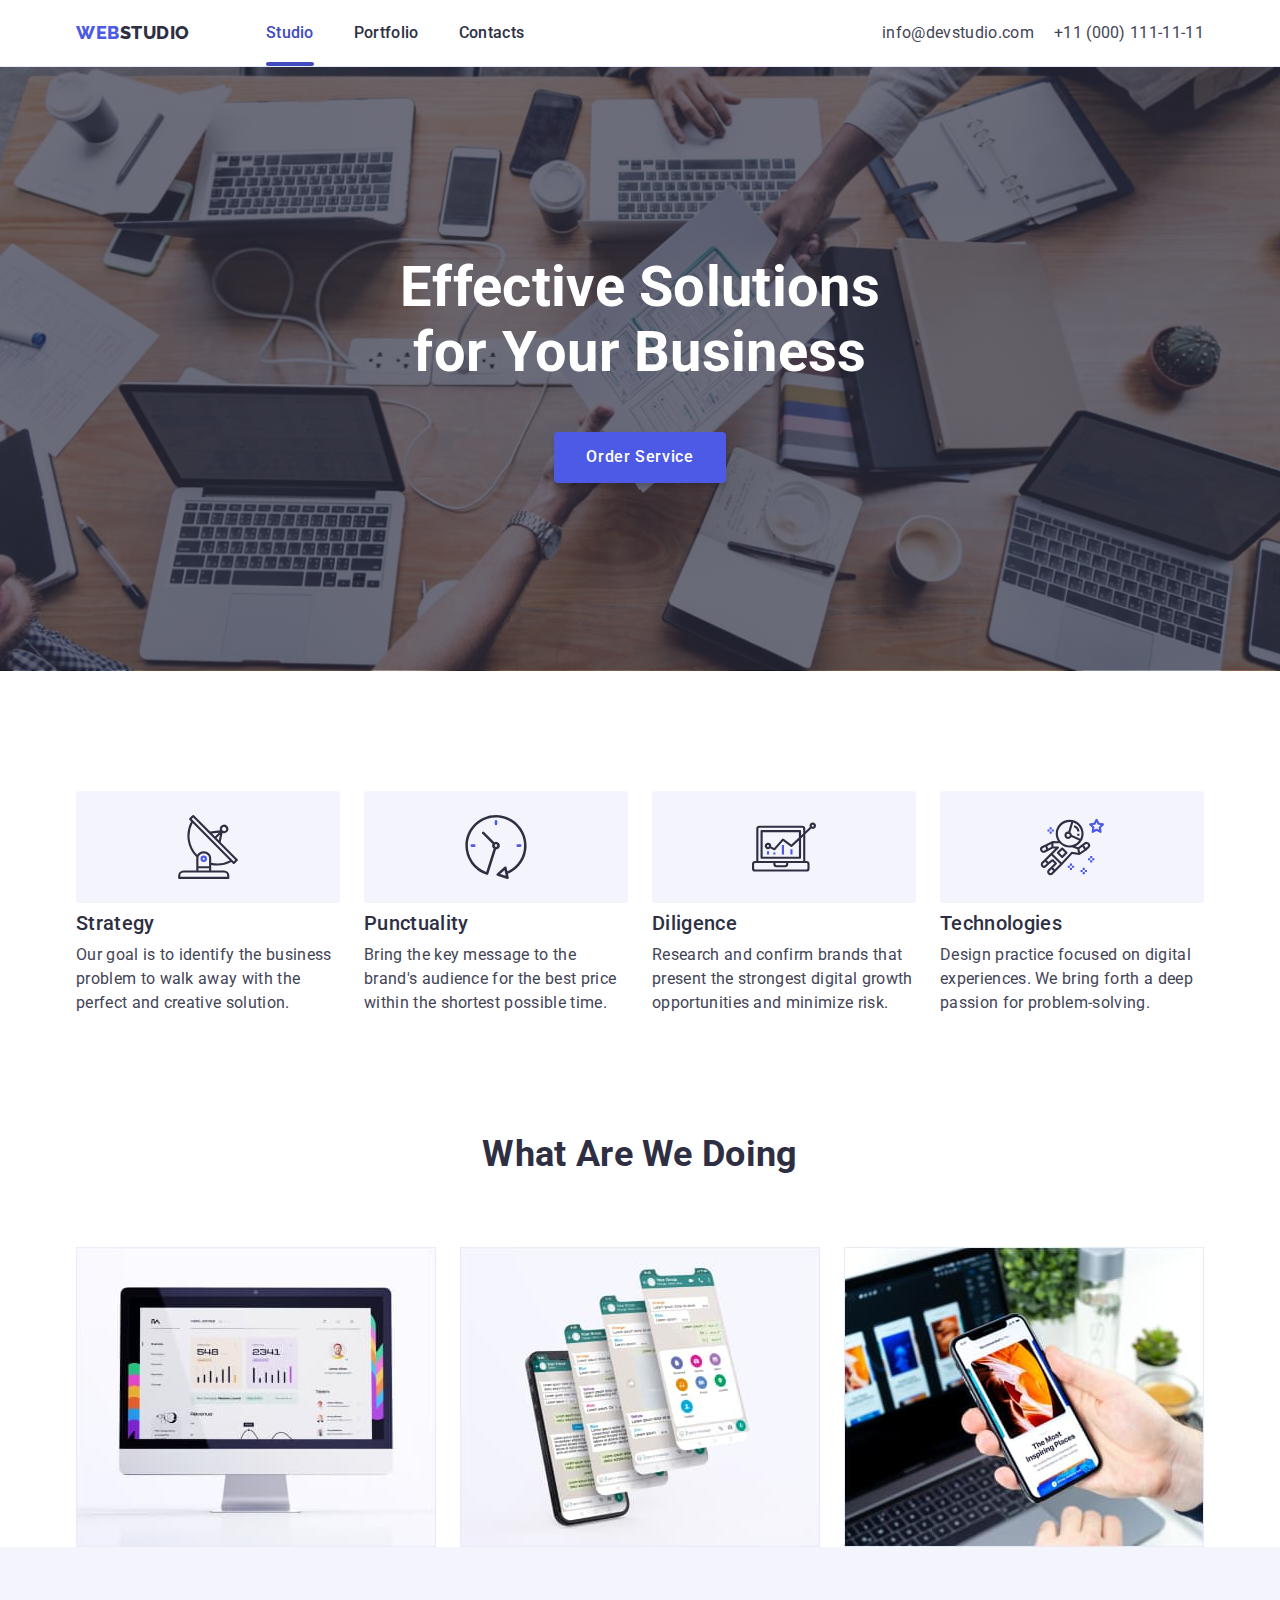
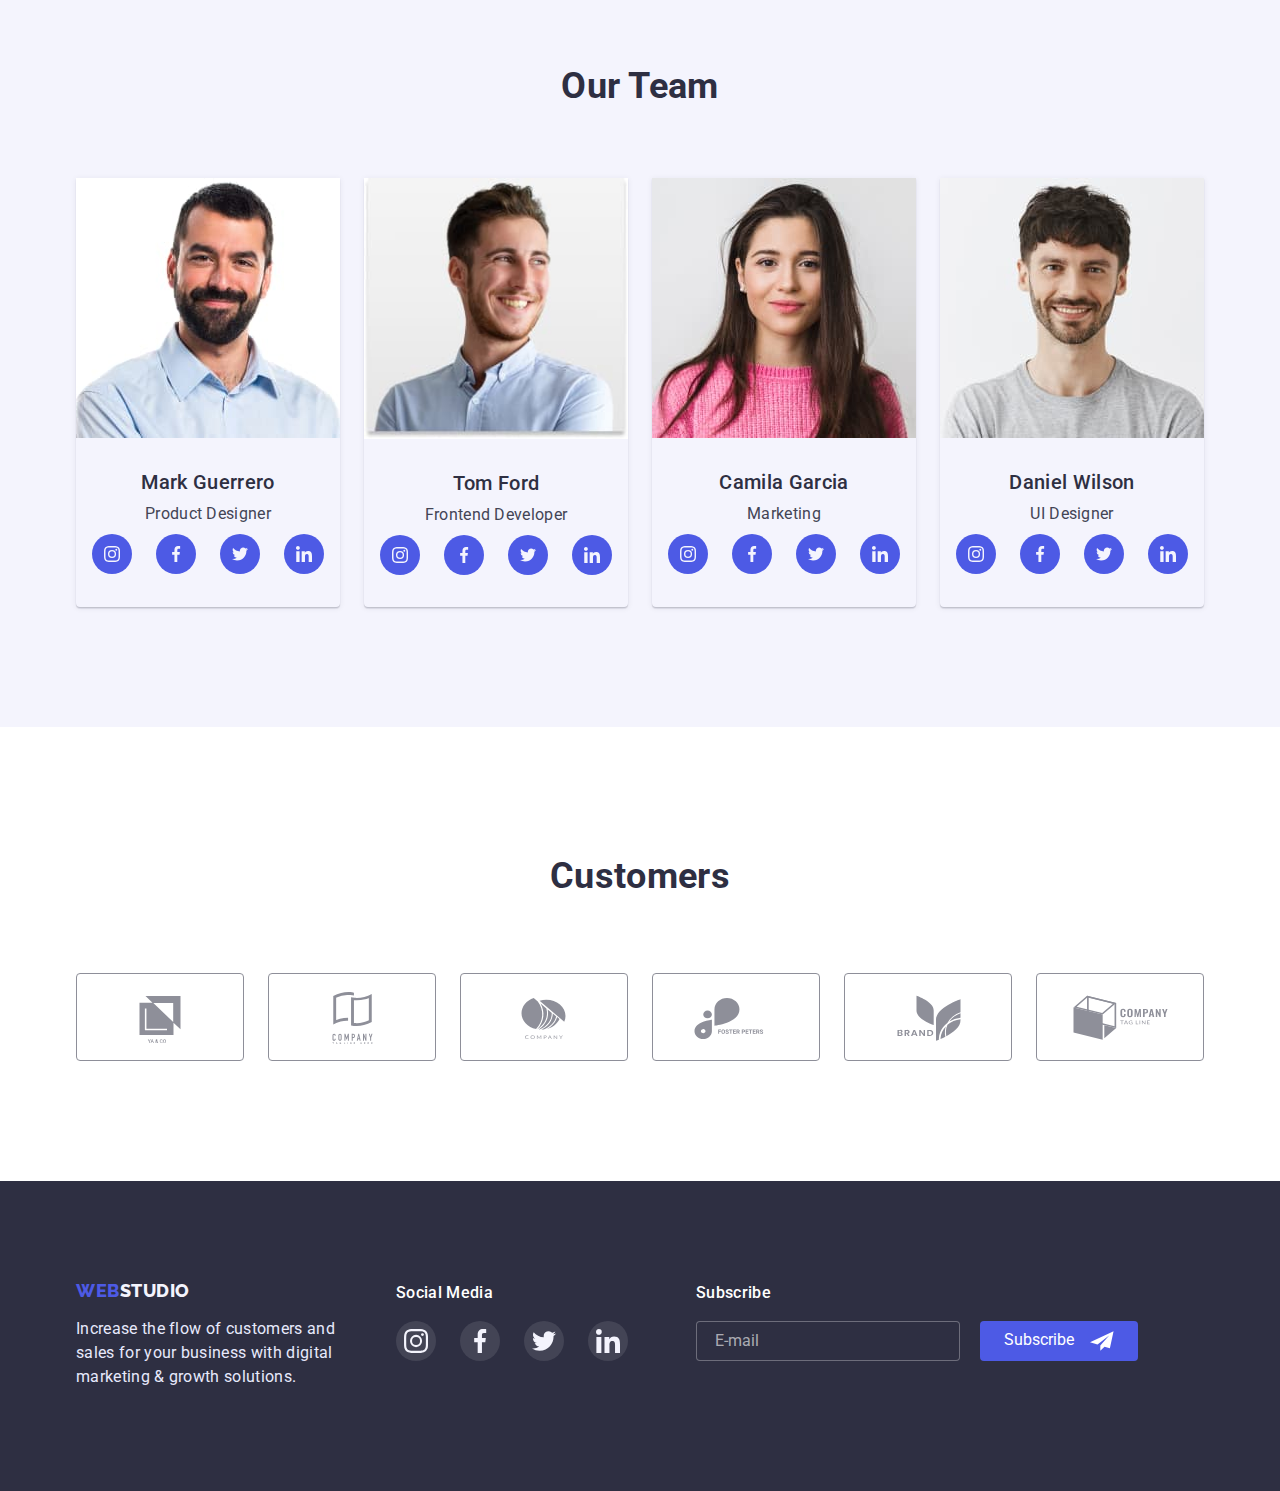
<file: index.html>
<!DOCTYPE html>
<html lang="en">
  <head>
    <meta charset="UTF-8" />
    <meta http-equiv="X-UA-Compatible" content="IE=edge" />
    <meta name="viewport" content="width=device-width, initial-scale=1.0" />
    <link
      rel="stylesheet"
      href="https://cdnjs.cloudflare.com/ajax/libs/modern-normalize/1.0.0/modern-normalize.min.css"
    />
    <link rel="preconnect" href="https://fonts.googleapis.com" />
    <link rel="preconnect" href="https://fonts.gstatic.com" crossorigin />
    <link
      href="https://fonts.googleapis.com/css2?family=Raleway:wght@800&family=Roboto:wght@400;500;700;900&display=swap"
      rel="stylesheet"
    />

    <link rel="stylesheet" href="./css/styles.css" />

    <title>Студія</title>
  </head>
  <body>
    <header class="header">
      <div class="container">
        <div class="header-container-desktop">
          <a class="logo link" href="./index.html"
            >Web<span class="studio">Studio</span>
          </a>

          <nav class="nav">
            <ul class="header-list">
              <li class="list">
                <a
                  class="link header-link header-link-studio current"
                  href="./index.html"
                  >Studio</a
                >
              </li>
              <li class="list">
                <a
                  class="link header-link header-link-portfolio"
                  href="./portfolio.html"
                  >Portfolio</a
                >
              </li>
              <li class="list">
                <a class="link header-link header-link-contacts" href="#"
                  >Contacts</a
                >
              </li>
            </ul>
          </nav>

          <address class="address">
            <ul class="address-list">
              <li class="list">
                <a class="link address-link" href="mailto:info@devstudio.com"
                  >info@devstudio.com</a
                >
              </li>
              <li class="list">
                <a class="link address-link" href="tel:+110001111111"
                  >+11 (000) 111-11-11</a
                >
              </li>
            </ul>
          </address>
        </div>

        <div class="header-container-mobile">
          <a class="logo link" href="./index.html"
            >Web<span class="studio">Studio</span>
          </a>
          <button class="header-burger js-open-menu" type="button">
            <svg width="32" height="32">
              <use href="./images/icons.svg#icon-Vector"></use>
            </svg>
          </button>
        </div>

        <div class="mobile-menu js-menu-container">
          <button class="js-close-menu mobile-menu-button" type="button">
            <svg>
              <use href="./images/icons.svg#icon-close-black-18dp"></use>
            </svg>
          </button>

          <nav class="burger-nav">
            <ul class="nav-list">
              <li class="list">
                <a
                  class="link nav-list-item current-mobile-link"
                  href="./index.html"
                  >Studio</a
                >
              </li>
              <li class="list">
                <a class="link nav-list-item" href="./portfolio.html"
                  >Portfolio</a
                >
              </li>
              <li class="list">
                <a
                  class="link nav-list-item contacts"
                  href="#"
                  id="contacts-link"
                  >Contacts</a
                >
              </li>
            </ul>
          </nav>

          <address
            class="mobile-menu-address"
            id="mobile-menu-address"
            style="display: none"
          >
            <ul class="mobile-menu-address-list">
              <li class="list">
                <a
                  class="link mobile-menu-address-mail"
                  href="mailto:info@devstudio.com"
                  >info@devstudio.com</a
                >
              </li>
              <li class="list">
                <a class="link mobile-menu-address-tel" href="tel:+110001111111"
                  >+11 (000) 111-11-11</a
                >
              </li>
            </ul>
          </address>

          <ul
            class="icons-list-mobile-menu"
            id="icons-list-mobile-menu"
            style="display: none"
          >
            <li class="icons-item">
              <a href="#" class="icons-link">
                <svg class="social-icon-mobile">
                  <use href="./images/icons.svg#icon-instagram"></use>
                </svg>
              </a>
            </li>
            <li class="icons-item">
              <a href="#" class="icons-link">
                <svg class="social-icon-mobile">
                  <use href="./images/icons.svg#icon-facebook"></use>
                </svg>
              </a>
            </li>
            <li class="icons-item">
              <a href="#" class="icons-link">
                <svg class="social-icon-mobile">
                  <use href="./images/icons.svg#icon-twitter"></use>
                </svg>
              </a>
            </li>
            <li class="icons-item">
              <a href="#" class="icons-link">
                <svg class="social-icon-mobile">
                  <use href="./images/icons.svg#icon-linkedin"></use>
                </svg>
              </a>
            </li>
          </ul>
        </div>
      </div>
    </header>

    <main>
      <section class="hero main-section">
        <div class="container">
          <div class="hero-container">
            <h1 class="hero-title">Effective Solutions for Your Business</h1>
            <button class="button hero-button" type="button" data-modal-open>
              Order Service
            </button>
          </div>
        </div>
      </section>

      <section class="section-1 main-section">
        <div class="container">
          <ul class="section-1-list">
            <li class="list feature-list">
              <div class="icon-container">
                <svg class="section-1-icons">
                  <use href="./images/icons.svg#icon-antenna"></use>
                </svg>
              </div>
              <h3 class="strategy">Strategy</h3>
              <p class="text">
                Our goal is to identify the business problem to walk away with
                the perfect and creative solution.
              </p>
            </li>
            <li class="list feature-list">
              <div class="icon-container">
                <svg class="section-1-icons">
                  <use href="./images/icons.svg#icon-clock"></use>
                </svg>
              </div>
              <h3 class="punctuality">Punctuality</h3>
              <p class="text">
                Bring the key message to the brand's audience for the best price
                within the shortest possible time.
              </p>
            </li>
            <li class="list feature-list">
              <div class="icon-container">
                <svg class="section-1-icons">
                  <use href="./images/icons.svg#icon-diagram"></use>
                </svg>
              </div>
              <h3 class="diligence">Diligence</h3>
              <p class="text">
                Research and confirm brands that present the strongest digital
                growth opportunities and minimize risk.
              </p>
            </li>
            <li class="list feature-list">
              <div class="icon-container">
                <svg class="section-1-icons">
                  <use href="./images/icons.svg#icon-astronaut"></use>
                </svg>
              </div>
              <h3 class="technologies">Technologies</h3>
              <p class="text">
                Design practice focused on digital experiences. We bring forth a
                deep passion for problem-solving.
              </p>
            </li>
          </ul>
        </div>
      </section>

      <section class="section-2 main-section">
        <div class="container">
          <h2 class="section-2-title">What are we doing</h2>
          <ul class="section-2-list">
            <li class="list section-2-list-item">
              <img
                srcset="./images/img1.jpg 1x, ./images/img1@2.jpg 2x"
                src="./images/img1.jpg"
                alt="IMac"
                width="360"
                height="300"
              />
            </li>

            <li class="list section-2-list-item">
              <img
                srcset="./images/img2.jpg 1x, ./images/img2@2.jpg 2x"
                src="./images/img2.jpg"
                alt="Phone with chat opened in it"
                width="360"
                height="300"
              />
            </li>

            <li class="list section-2-list-item">
              <img
                srcset="./images/img3.jpg 1x, ./images/img3@2.jpg 2x"
                src="./images/img3.jpg"
                alt="someone holding a phone and working on the laptop"
                width="360"
                height="300"
              />
            </li>
          </ul>
        </div>
      </section>

      <section class="section-3 main-section">
        <div class="container">
          <div class="wrapper">
            <h2 class="section-3-title">Our Team</h2>
            <ul class="section-3-list">
              <li class="list team-member">
                <img
                  class="team-member-image"
                  width="264"
                  srcset="./images/img.jpg 1x, ./images/img@2.jpg 2x"
                  src="./images/img.jpg"
                  alt="Photo of Mark Guerrero"
                />
                <div class="team-member-all-text">
                  <h3 class="team-member-name">Mark Guerrero</h3>
                  <p class="team-member-description">Product Designer</p>
                  <ul class="icons-list">
                    <li class="icons-item">
                      <a href="#" class="icons-link">
                        <svg class="social-icon">
                          <use href="./images/icons.svg#icon-instagram"></use>
                        </svg>
                      </a>
                    </li>
                    <li class="icons-item">
                      <a href="#" class="icons-link">
                        <svg class="social-icon">
                          <use href="./images/icons.svg#icon-facebook"></use>
                        </svg>
                      </a>
                    </li>
                    <li class="icons-item">
                      <a href="#" class="icons-link">
                        <svg class="social-icon">
                          <use href="./images/icons.svg#icon-twitter"></use>
                        </svg>
                      </a>
                    </li>
                    <li class="icons-item">
                      <a href="#" class="icons-link">
                        <svg class="social-icon">
                          <use href="./images/icons.svg#icon-linkedin"></use>
                        </svg>
                      </a>
                    </li>
                  </ul>
                </div>
              </li>

              <li class="list team-member">
                <img
                  class="team-member-image"
                  width="264"
                  srcset="./images/img-2.jpg 1x, ./images/img-2@2.jpg 2x"
                  src="./images/img-2.jpg"
                  alt="Photo of Tom Ford"
                />
                <div class="team-member-all-text">
                  <h3 class="team-member-name">Tom Ford</h3>
                  <p class="team-member-description">Frontend Developer</p>
                  <ul class="icons-list">
                    <li class="icons-item">
                      <a href="#" class="icons-link">
                        <svg class="social-icon">
                          <use href="./images/icons.svg#icon-instagram"></use>
                        </svg>
                      </a>
                    </li>
                    <li class="icons-item">
                      <a href="#" class="icons-link">
                        <svg class="social-icon">
                          <use href="./images/icons.svg#icon-facebook"></use>
                        </svg>
                      </a>
                    </li>
                    <li class="icons-item">
                      <a href="#" class="icons-link">
                        <svg class="social-icon">
                          <use href="./images/icons.svg#icon-twitter"></use>
                        </svg>
                      </a>
                    </li>
                    <li class="icons-item">
                      <a href="#" class="icons-link">
                        <svg class="social-icon">
                          <use href="./images/icons.svg#icon-linkedin"></use>
                        </svg>
                      </a>
                    </li>
                  </ul>
                </div>
              </li>

              <li class="list team-member">
                <img
                  class="team-member-image"
                  width="264"
                  srcset="./images/img-3.jpg 1x, ./images/img-3@2.jpg 2x"
                  src="./images/img-3.jpg"
                  alt="Photo of Camila Garcia"
                />
                <div class="team-member-all-text">
                  <h3 class="team-member-name">Camila Garcia</h3>
                  <p class="team-member-description">Marketing</p>
                  <ul class="icons-list">
                    <li class="icons-item">
                      <a href="#" class="icons-link">
                        <svg class="social-icon">
                          <use href="./images/icons.svg#icon-instagram"></use>
                        </svg>
                      </a>
                    </li>
                    <li class="icons-item">
                      <a href="#" class="icons-link">
                        <svg class="social-icon">
                          <use href="./images/icons.svg#icon-facebook"></use>
                        </svg>
                      </a>
                    </li>
                    <li class="icons-item">
                      <a href="#" class="icons-link">
                        <svg class="social-icon">
                          <use href="./images/icons.svg#icon-twitter"></use>
                        </svg>
                      </a>
                    </li>
                    <li class="icons-item">
                      <a href="#" class="icons-link">
                        <svg class="social-icon">
                          <use href="./images/icons.svg#icon-linkedin"></use>
                        </svg>
                      </a>
                    </li>
                  </ul>
                </div>
              </li>

              <li class="list team-member">
                <img
                  class="team-member-image"
                  width="264"
                  srcset="./images/img-4.jpg 1x, ./images/img-4@2.jpg 2x"
                  src="./images/img-4.jpg"
                  alt="Photo of Daniel Wilson"
                />
                <div class="team-member-all-text">
                  <h3 class="team-member-name">Daniel Wilson</h3>
                  <p class="team-member-description">UI Designer</p>
                  <ul class="icons-list">
                    <li class="icons-item">
                      <a href="#" class="icons-link">
                        <svg class="social-icon">
                          <use href="./images/icons.svg#icon-instagram"></use>
                        </svg>
                      </a>
                    </li>
                    <li class="icons-item">
                      <a href="#" class="icons-link">
                        <svg class="social-icon">
                          <use href="./images/icons.svg#icon-facebook"></use>
                        </svg>
                      </a>
                    </li>
                    <li class="icons-item">
                      <a href="#" class="icons-link">
                        <svg class="social-icon">
                          <use href="./images/icons.svg#icon-twitter"></use>
                        </svg>
                      </a>
                    </li>
                    <li class="icons-item">
                      <a href="#" class="icons-link">
                        <svg class="social-icon">
                          <use href="./images/icons.svg#icon-linkedin"></use>
                        </svg>
                      </a>
                    </li>
                  </ul>
                </div>
              </li>
            </ul>
          </div>
        </div>
      </section>

      <section class="section-4 main-section">
        <div class="container">
          <h2 class="section-4-title">Customers</h2>
          <ul class="customers-logo-list">
            <li class="customer-item">
              <a href="#" class="customer-link"
                ><svg class="customer-icon">
                  <use href="./images/icons.svg#icon-Client-logo-1"></use></svg
              ></a>
            </li>
            <li class="customer-item">
              <a href="#" class="customer-link"
                ><svg class="customer-icon">
                  <use href="./images/icons.svg#icon-Client-logo-2"></use></svg
              ></a>
            </li>
            <li class="customer-item">
              <a href="#" class="customer-link"
                ><svg class="customer-icon">
                  <use href="./images/icons.svg#icon-Client-logo-3"></use></svg
              ></a>
            </li>
            <li class="customer-item">
              <a href="#" class="customer-link"
                ><svg class="customer-icon">
                  <use href="./images/icons.svg#icon-Client-logo-4"></use></svg
              ></a>
            </li>
            <li class="customer-item">
              <a href="#" class="customer-link"
                ><svg class="customer-icon">
                  <use href="./images/icons.svg#icon-Client-logo-5"></use></svg
              ></a>
            </li>
            <li class="customer-item">
              <a href="#" class="customer-link"
                ><svg class="customer-icon">
                  <use href="./images/icons.svg#icon-Client-logo-6"></use></svg
              ></a>
            </li>
          </ul>
        </div>
      </section>
    </main>

    <footer class="footer">
      <div class="container">
        <div class="footer-container">
          <div class="footer-logo-container footer-item">
            <a class="link logo" href="./index.html"
              >Web<span class="studio">Studio</span></a
            >

            <p class="text">
              Increase the flow of customers and sales for your business with
              digital marketing & growth solutions.
            </p>
          </div>

          <div class="footer-socials footer-item">
            <p class="social-text">Social Media</p>
            <ul class="icons-list-footer">
              <li class="icons-item-footer">
                <a href="#" class="icons-link-footer">
                  <svg class="social-icon-footer">
                    <use href="./images/icons.svg#icon-instagram"></use>
                  </svg>
                </a>
              </li>
              <li class="icons-item-footer">
                <a href="#" class="icons-link-footer">
                  <svg class="social-icon-footer">
                    <use href="./images/icons.svg#icon-facebook"></use>
                  </svg>
                </a>
              </li>
              <li class="icons-item-footer">
                <a href="#" class="icons-link-footer">
                  <svg class="social-icon-footer">
                    <use href="./images/icons.svg#icon-twitter"></use>
                  </svg>
                </a>
              </li>
              <li class="icons-item-footer">
                <a href="#" class="icons-link-footer">
                  <svg class="social-icon-footer">
                    <use href="./images/icons.svg#icon-linkedin"></use>
                  </svg>
                </a>
              </li>
            </ul>
          </div>
          <div class="form-div">
            <form class="footer-subscribe-container">
              <label class="footer-subcribe footer-subscribe-text">
                Subscribe
                <input
                  class="subscribe-input"
                  type="email"
                  placeholder="E-mail"
                />
              </label>
              <button class="subscribe-button" type="submit">
                Subscribe
                <svg class="send-svg">
                  <use href="./images/icons.svg#icon-icon-send"></use>
                </svg>
              </button>
            </form>
          </div>
        </div>
      </div>
    </footer>

    <div class="backdrop is-hidden" data-modal>
      <div class="modal">
        <button class="modal-button" type="button" data-modal-close>
          <svg class="modal-icon">
            <use href="./images/icons.svg#icon-close-black-18dp"></use>
          </svg>
        </button>

        <div class="modal-insides">
          <form name="modal-form">
            <h2 class="modal-title">
              Leave your contacts and we will call you back
            </h2>

            <div class="inputs">
              <label class="input-container inputs-text" for="user-name">
                Name
                <input
                  class="input-changes"
                  type="text"
                  id="user-name"
                  name="user-name"
                />
                <svg class="form-svg">
                  <use href="./images/icons.svg#icon-person-black"></use>
                </svg>
              </label>
            </div>

            <div class="inputs">
              <label class="input-container inputs-text" for="user-tel">
                Phone
                <input
                  class="input-changes"
                  type="tel"
                  id="user-tel"
                  name="user-tel"
                />
                <svg class="form-svg">
                  <use href="./images/icons.svg#icon-phone-black"></use>
                </svg>
              </label>
            </div>

            <div class="inputs">
              <label class="input-container inputs-text" for="user-email">
                Email
                <input
                  class="input-changes"
                  type="email"
                  id="user-email"
                  name="user-email"
                />
                <svg class="form-svg">
                  <use href="./images/icons.svg#icon-email-black"></use>
                </svg>
              </label>
            </div>

            <div class="inputs">
              <label for="user-comment">
                <span class="inputs-text">Comment</span>
                <textarea
                  class="textarea-changes"
                  name="user-comment"
                  id="user-comment"
                  placeholder="Text input"
                ></textarea>
              </label>
            </div>

            <label class="checkbox-container checkbox-text" for="checkbox">
              <input class="modal-checkbox" type="checkbox" id="checkbox" />
              <span class="modal-checkbox-span"></span>
              <span class="checkbox-text-margin">
                I accept the terms and conditions of the
                <a class="checkbox-link" href="#">Privacy Policy</a>
              </span>
            </label>

            <button class="form-button" type="submit">Send</button>
          </form>
        </div>
      </div>
    </div>
    <script src="./js/mobile-menu.js"></script>
    <script src="./js/modal.js"></script>
  </body>
</html>
</file>
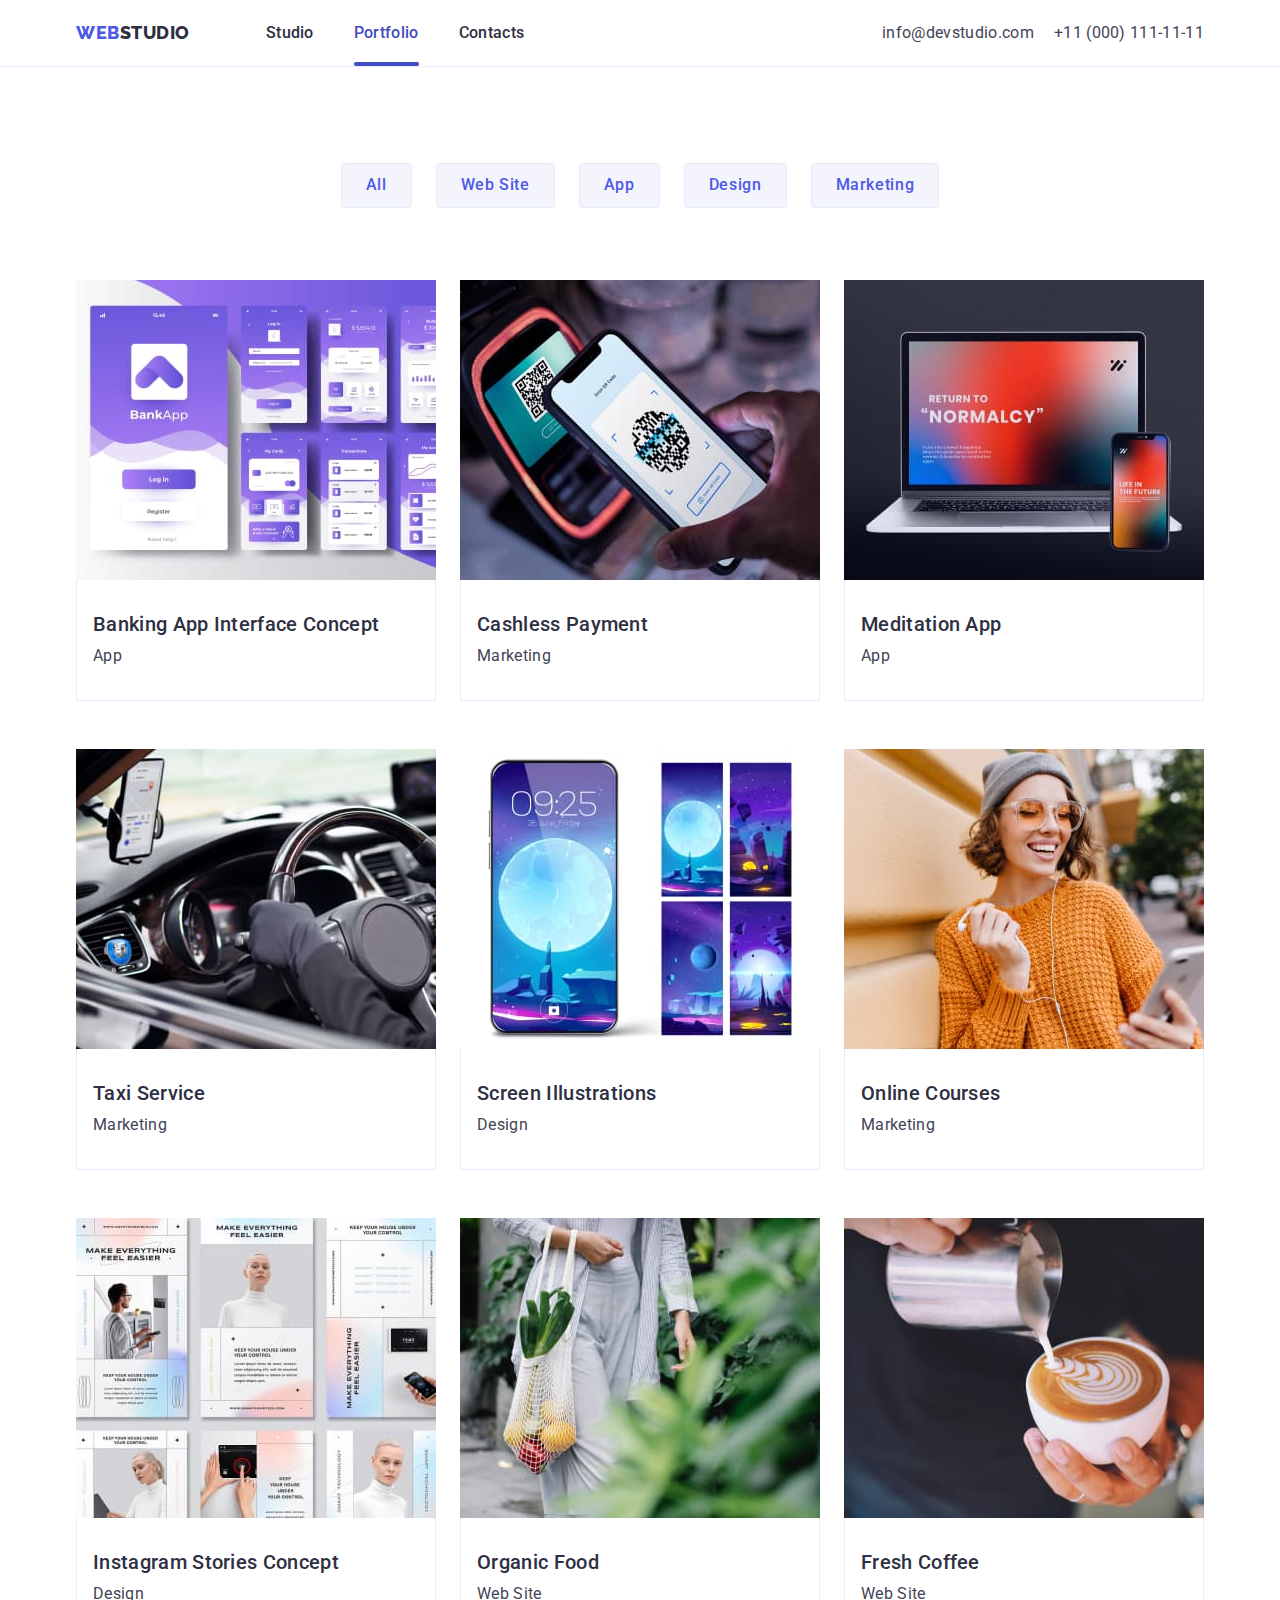
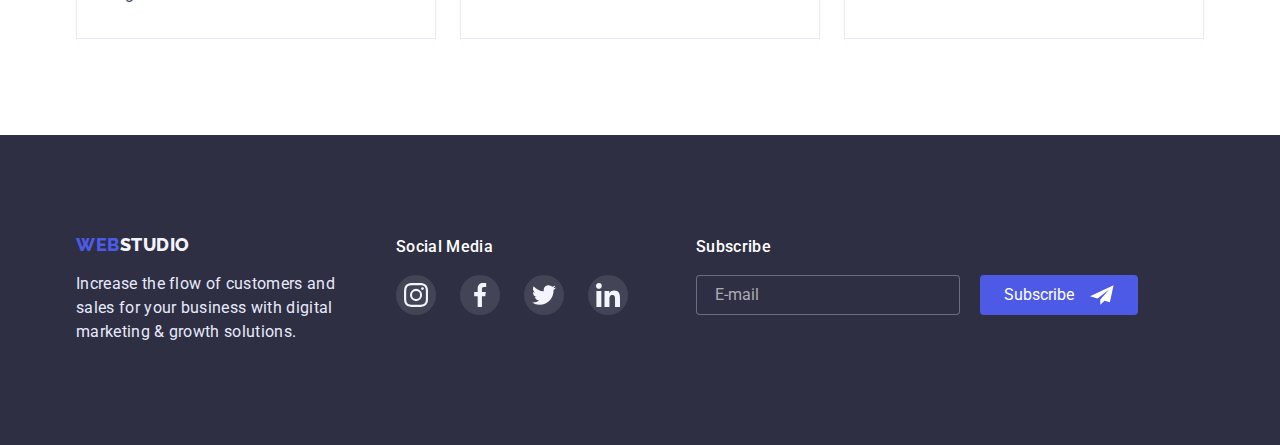
<file: portfolio.html>
<!DOCTYPE html>
<html lang="en">
  <head>
    <meta charset="UTF-8" />
    <meta http-equiv="X-UA-Compatible" content="IE=edge" />
    <meta name="viewport" content="width=device-width, initial-scale=1.0" />
    <link
      rel="stylesheet"
      href="https://cdnjs.cloudflare.com/ajax/libs/modern-normalize/1.0.0/modern-normalize.min.css"
    />
    <link rel="preconnect" href="https://fonts.googleapis.com" />
    <link rel="preconnect" href="https://fonts.gstatic.com" crossorigin />
    <link
      href="https://fonts.googleapis.com/css2?family=Raleway:wght@800&family=Roboto:wght@400;500;700;900&display=swap"
      rel="stylesheet"
    />

    <link rel="stylesheet" href="./css/styles.css" />
    <title>Portfolio</title>
  </head>
  <body>
    <header class="header">
      <div class="container">
        <div class="header-container-desktop">
          <a class="logo link" href="./index.html"
            >Web<span class="studio">Studio</span>
          </a>

          <nav class="nav">
            <ul class="header-list">
              <li class="list">
                <a
                  class="link header-link header-link-studio"
                  href="./index.html"
                  >Studio</a
                >
              </li>
              <li class="list">
                <a
                  class="link header-link header-link-portfolio current"
                  href="./portfolio.html"
                  >Portfolio</a
                >
              </li>
              <li class="list">
                <a class="link header-link header-link-contacts" href="#"
                  >Contacts</a
                >
              </li>
            </ul>
          </nav>

          <address class="address">
            <ul class="address-list">
              <li class="list">
                <a class="link address-link" href="mailto:info@devstudio.com"
                  >info@devstudio.com</a
                >
              </li>
              <li class="list">
                <a class="link address-link" href="tel:+110001111111"
                  >+11 (000) 111-11-11</a
                >
              </li>
            </ul>
          </address>
        </div>

        <div class="header-container-mobile">
          <a class="logo link" href="./index.html"
            >Web<span class="studio">Studio</span>
          </a>
          <button class="header-burger js-open-menu" type="button">
            <svg width="32" height="32">
              <use href="./images/icons.svg#icon-Vector"></use>
            </svg>
          </button>
        </div>

        <div class="mobile-menu js-menu-container">
          <button class="js-close-menu mobile-menu-button" type="button">
            <svg>
              <use href="./images/icons.svg#icon-close-black-18dp"></use>
            </svg>
          </button>

          <nav class="burger-nav">
            <ul class="nav-list">
              <li class="list">
                <a class="link nav-list-item" href="./index.html">Studio</a>
              </li>
              <li class="list">
                <a
                  class="link nav-list-item current-mobile-link"
                  href="./portfolio.html"
                  >Portfolio</a
                >
              </li>
              <li class="list">
                <a
                  class="link nav-list-item contacts"
                  href="#"
                  id="contacts-link"
                  >Contacts</a
                >
              </li>
            </ul>
          </nav>

          <address
            class="mobile-menu-address"
            id="mobile-menu-address"
            style="display: none"
          >
            <ul class="mobile-menu-address-list">
              <li class="list">
                <a
                  class="link mobile-menu-address-mail"
                  href="mailto:info@devstudio.com"
                  >info@devstudio.com</a
                >
              </li>
              <li class="list">
                <a class="link mobile-menu-address-tel" href="tel:+110001111111"
                  >+11 (000) 111-11-11</a
                >
              </li>
            </ul>
          </address>

          <ul
            class="icons-list-mobile-menu"
            id="icons-list-mobile-menu"
            style="display: none"
          >
            <li class="icons-item">
              <a href="#" class="icons-link">
                <svg class="social-icon-mobile">
                  <use href="./images/icons.svg#icon-instagram"></use>
                </svg>
              </a>
            </li>
            <li class="icons-item">
              <a href="#" class="icons-link">
                <svg class="social-icon-mobile">
                  <use href="./images/icons.svg#icon-facebook"></use>
                </svg>
              </a>
            </li>
            <li class="icons-item">
              <a href="#" class="icons-link">
                <svg class="social-icon-mobile">
                  <use href="./images/icons.svg#icon-twitter"></use>
                </svg>
              </a>
            </li>
            <li class="icons-item">
              <a href="#" class="icons-link">
                <svg class="social-icon-mobile">
                  <use href="./images/icons.svg#icon-linkedin"></use>
                </svg>
              </a>
            </li>
          </ul>
        </div>
      </div>
    </header>

    <main>
      <section class="filters section">
        <div class="container">
          <ul class="filters-list">
            <li class="list">
              <button class="button b-all" type="button">All</button>
            </li>
            <li class="list">
              <button class="button b-site" type="button">Web Site</button>
            </li>
            <li class="list">
              <button class="button b-app" type="button">App</button>
            </li>
            <li class="list">
              <button class="button b-design" type="button">Design</button>
            </li>
            <li class="list">
              <button class="button b-marketing" type="button">
                Marketing
              </button>
            </li>
          </ul>

          <ul class="section-2-portf-list">
            <li class="section-2-portf-list-item porft-list-item">
              <a href="#" class="link section-2-porft-list-link">
                <div class="blue-overlay-container">
                  <img
                    width="360"
                    srcset="./images/banking.jpg 1x, ./images/banking@2.jpg 2x"
                    src="./images/banking.jpg"
                    alt="Banking app interface on phone"
                  />
                  <div class="blue-overlay">
                    <p class="overlay-text">Banking app interface on phone</p>
                  </div>
                </div>

                <div class="text-border">
                  <h2 class="photo-desc">Banking App Interface Concept</h2>
                  <p class="verity">App</p>
                </div>
              </a>
            </li>

            <li class="section-2-portf-list-item">
              <a href="#" class="link section-2-porft-list-link">
                <div class="blue-overlay-container">
                  <img
                    width="360"
                    srcset="
                      ./images/cashless.jpg   1x,
                      ./images/cashless@2.jpg 2x
                    "
                    src="./images/cashless.jpg"
                    alt="Cashless payment method on phone"
                  />
                  <div class="blue-overlay">
                    <p class="overlay-text">Cashless payment method on phone</p>
                  </div>
                </div>
                <div class="text-border">
                  <h2 class="photo-desc">Cashless Payment</h2>
                  <p class="verity">Marketing</p>
                </div>
              </a>
            </li>

            <li class="section-2-portf-list-item">
              <a href="#" class="link section-2-porft-list-link">
                <div class="blue-overlay-container">
                  <img
                    width="360"
                    srcset="
                      ./images/meditation.jpg   1x,
                      ./images/meditation@2.jpg 2x
                    "
                    src="./images/meditation.jpg"
                    alt="App on laptop and phone"
                  />
                  <div class="blue-overlay">
                    <p class="overlay-text">App on laptop and phone</p>
                  </div>
                </div>
                <div class="text-border">
                  <h2 class="photo-desc">Meditation App</h2>
                  <p class="verity">App</p>
                </div>
              </a>
            </li>

            <li class="section-2-portf-list-item porft-list-item">
              <a href="#" class="link section-2-porft-list-link">
                <div class="blue-overlay-container">
                  <img
                    width="360"
                    srcset="./images/taxi.jpg 1x, ./images/taxi@2.jpg 2x"
                    src="./images/taxi.jpg"
                    alt="The man sitting in the black car"
                  />
                  <div class="blue-overlay">
                    <p class="overlay-text">The man sitting in the black car</p>
                  </div>
                </div>
                <div class="text-border">
                  <h2 class="photo-desc">Taxi Service</h2>
                  <p class="verity">Marketing</p>
                </div>
              </a>
            </li>

            <li class="section-2-portf-list-item">
              <a href="#" class="link section-2-porft-list-link">
                <div class="blue-overlay-container">
                  <img
                    width="360"
                    srcset="./images/screen.jpg 1x, ./images/screen@2.jpg 2x"
                    src="./images/screen.jpg"
                    alt="The theme app on the phone"
                  />
                  <div class="blue-overlay">
                    <p class="overlay-text">The theme app on the phone</p>
                  </div>
                </div>
                <div class="text-border">
                  <h2 class="photo-desc">Screen Illustrations</h2>
                  <p class="verity">Design</p>
                </div>
              </a>
            </li>

            <li class="section-2-portf-list-item">
              <a href="#" class="link section-2-porft-list-link">
                <div class="blue-overlay-container">
                  <img
                    width="360"
                    srcset="./images/online.jpg 1x, ./images/online@2.jpg 2x"
                    src="./images/online.jpg"
                    alt="The girl in brown sweater looking in her phone"
                  />
                  <div class="blue-overlay">
                    <p class="overlay-text">
                      The girl in brown sweater looking in her phone
                    </p>
                  </div>
                </div>
                <div class="text-border">
                  <h2 class="photo-desc">Online Courses</h2>
                  <p class="verity">Marketing</p>
                </div>
              </a>
            </li>

            <li class="section-2-portf-list-item">
              <a href="#" class="link section-2-porft-list-link">
                <div class="blue-overlay-container">
                  <img
                    width="360"
                    srcset="
                      ./images/instagram.jpg   1x,
                      ./images/instagram@2.jpg 2x
                    "
                    src="./images/instagram.jpg"
                    alt="image with text and models"
                  />
                  <div class="blue-overlay">
                    <p class="overlay-text">Image with text and models</p>
                  </div>
                </div>
                <div class="text-border">
                  <h2 class="photo-desc">Instagram Stories Concept</h2>
                  <p class="verity">Design</p>
                </div>
              </a>
            </li>

            <li class="section-2-portf-list-item">
              <a href="#" class="link section-2-porft-list-link">
                <div class="blue-overlay-container">
                  <img
                    width="360"
                    srcset="./images/organic.jpg 1x, ./images/organic@2.jpg 2x"
                    src="./images/organic.jpg"
                    alt="the girl walking with the bag of vegetables"
                  />
                  <div class="blue-overlay">
                    <p class="overlay-text">
                      The girl walking with the bag of vegetables
                    </p>
                  </div>
                </div>
                <div class="text-border">
                  <h2 class="photo-desc">Organic Food</h2>
                  <p class="verity">Web Site</p>
                </div>
              </a>
            </li>

            <li class="section-2-portf-list-item">
              <a href="#" class="link section-2-porft-list-link">
                <div class="blue-overlay-container">
                  <img
                    width="360"
                    srcset="./images/fresh.jpg 1x, ./images/fresh@2.jpg 2x"
                    src="./images/fresh.jpg"
                    alt="barista making coffee"
                  />
                  <div class="blue-overlay">
                    <p class="overlay-text">Barista making coffee</p>
                  </div>
                </div>
                <div class="text-border">
                  <h2 class="photo-desc">Fresh Coffee</h2>
                  <p class="verity">Web Site</p>
                </div>
              </a>
            </li>
          </ul>
        </div>
      </section>
    </main>

    <footer class="footer">
      <div class="container">
        <div class="footer-container">
          <div class="footer-logo-container footer-item">
            <a class="link logo" href="./index.html"
              >Web<span class="studio">Studio</span></a
            >

            <p class="text">
              Increase the flow of customers and sales for your business with
              digital marketing & growth solutions.
            </p>
          </div>

          <div class="footer-socials footer-item">
            <p class="social-text">Social Media</p>
            <ul class="icons-list-footer">
              <li class="icons-item-footer">
                <a href="#" class="icons-link-footer">
                  <svg class="social-icon-footer">
                    <use href="./images/icons.svg#icon-instagram"></use>
                  </svg>
                </a>
              </li>
              <li class="icons-item-footer">
                <a href="#" class="icons-link-footer">
                  <svg class="social-icon-footer">
                    <use href="./images/icons.svg#icon-facebook"></use>
                  </svg>
                </a>
              </li>
              <li class="icons-item-footer">
                <a href="#" class="icons-link-footer">
                  <svg class="social-icon-footer">
                    <use href="./images/icons.svg#icon-twitter"></use>
                  </svg>
                </a>
              </li>
              <li class="icons-item-footer">
                <a href="#" class="icons-link-footer">
                  <svg class="social-icon-footer">
                    <use href="./images/icons.svg#icon-linkedin"></use>
                  </svg>
                </a>
              </li>
            </ul>
          </div>
          <div class="form-div">
            <form class="footer-subscribe-container">
              <label class="footer-subcribe footer-subscribe-text">
                Subscribe
                <input
                  class="subscribe-input"
                  type="email"
                  placeholder="E-mail"
                />
              </label>
              <button class="subscribe-button" type="submit">
                Subscribe
                <svg class="send-svg">
                  <use href="./images/icons.svg#icon-icon-send"></use>
                </svg>
              </button>
            </form>
          </div>
        </div>
      </div>
    </footer>
    <script src="./js/mobile-menu.js"></script>
  </body>
</html>
</file>
<file: css/styles.css>
:root {
    --color-NavyBlue: #2E2F42;
    --color-Iris: #4D5AE5;
    --color-Slate: #434455;
    --color-Main-Background: #FFFFFF;
    --color-Cornflower: #E7E9FC;
    --color-hero-button-shadow: rgba(0, 0, 0, 0.15);
    --color-Ocean: #404BBF;
    --color-Cloud: #F4F4FD;
    --color-Grey: rgba(46, 47, 66, 0.7);
    --color-Ellipse: rgba(255, 255, 255, 0.1);
    --color-Green: #31D0AA;
    --color-LIGHT-SLATE: #8E8F99;
}

body {
    font-family: 'Roboto', sans-serif;
    font-size: 16px;
    letter-spacing: 0.02em;
    background-color: var(--color-Main-Background);
    color: var(--color-Slate);
}

p,
h1,
h2,
h3,
h4,
h5,
h6 {
    margin-top: 0;
    margin-bottom: 0;
}

img {
    display: block;
}

ul {
    margin: 0;
    padding: 0;
    list-style-type: none;
}

.container {
    max-width: 428px;
    padding-left: 15px;
    padding-right: 15px;
    margin-left: auto;
    margin-right: auto;
}

@media screen and (min-width: 768px) {
    .container {
        max-width: 768px;
    }
}

@media screen and (min-width: 1200px) {
    .container {
        max-width: 1158px;
    }
}

.link {
    text-decoration: none;
}

.header {
    border-bottom: none;
}

@media (min-width:768px) {
    .header {
        border-bottom: 1px solid var(--color-Cornflower);
    }
}

.header-container-desktop {
    display: none;
}

@media (min-width:768px) {
    .header-container-desktop {
        display: flex;
        align-items: center;
    }
}

.header-container-mobile {
    display: flex;
    align-items: center;
    justify-content: space-between;
}

@media (min-width:768px) {
    .header-container-mobile {
        display: none;
    }
}

.header-burger {
    display: flex;
    align-items: center;
    justify-content: center;
    background: transparent;
    border: none;
    stroke: black;
    margin: 24px 0;
}



.header .nav {
    display: none;
}

@media (min-width:768px) {
    .header .nav {
        display: flex;
        align-items: center;
        flex-grow: 1;
        justify-content: center;
    }
}

@media (min-width:1200px) {
    .header .nav {
        justify-content: flex-start;
    }
}

.header-list {
    display: flex;
    gap: 40px;
}

.header-link {
    position: relative;
    padding: 24px 0;
    display: block;
    transition: color 250ms cubic-bezier(0.4, 0, 0.2, 1);
}

.logo {
    font-family: 'Raleway', sans-serif;
    font-weight: 800;
    font-size: 18px;
    line-height: 1.33;
    letter-spacing: 0.03em;
    text-transform: uppercase;
    color: var(--color-Iris)
}

.logo .studio {
    color: var(--color-NavyBlue);
    margin: 0;
}

@media (min-width:1200px) {
    .logo .studio {
        margin-right: 76px;
    }
}

.nav .header-link {
    font-weight: 500;
    color: var(--color-NavyBlue);
    letter-spacing: 0.02em;
}


.address .address-link {
    color: var(--color-Slate);
    transition: color 250ms cubic-bezier(0.4, 0, 0.2, 1);
}

.address-list {
    display: flex;
    flex-direction: column;
    gap: 0;
    font-style: normal;
}

@media (min-width:1200px) {
    .address-list {
        flex-direction: row;
        gap: 20px;
    }
}

.address-link {
    display: block;
    padding: 4px 0;
}

@media (min-width:1200px) {
    .address-link {
        padding: 24px 0;
    }
}

/** header */

/** hero-section */
.main-section {
    padding-bottom: 120px;
}

.main-section:nth-child(1) {
    padding: 112px 0;
}

@media (min-width:1200px) {
    .main-section:nth-child(1) {
        padding: 188px 0;
    }
}

.hero {
    max-width: 1440px;
    margin: 0 auto;
    background-image: linear-gradient(var(--color-Grey), var(--color-Grey)), url('../images/people-office-1.jpg');
    background-repeat: no-repeat;
    background-position: center;
    background-size: cover;
    background-color: var(--color-NavyBlue);
}

@media (min-device-pixel-ratio:2),
(min-resolution:192dpi),
(min-resolution:2dppx) {
    .hero {
        background-image: linear-gradient(var(--color-Grey), var(--color-Grey)), url('../images/people-office-1@2.jpg');
    }
}

.hero-container {
    text-align: center;
}



.hero-title {
    font-size: 36px;
    width: 100%;
    margin: 0 auto;
    color: var(--color-Main-Background);
}

@media (min-width:428px) {
    .hero-title {
        width: 318px;
    }
}

@media (min-width:768px) {
    .hero-title {
        font-size: 56px;
        width: 494px;
    }
}


.hero .button {
    font-family: 'Roboto';
    font-weight: 500;
    font-size: 16px;
    margin-top: 48px;
    border: none;
    border-radius: 4px;
    padding: 16px 32px;
    letter-spacing: 0.04em;
    background: var(--color-Iris);
    box-shadow: 0px 4px 4px var(--color-hero-button-shadow);
    color: var(--color-Main-Background);
    transition: background-color 250ms cubic-bezier(0.4, 0, 0.2, 1);
}

/** hero-section */

/** section-1 */
.section-1 {
    padding: 120px 0;
}

.section-1-icons-list {
    display: flex;
    align-items: center;
    justify-content: space-between;
}

.icon-container {
    display: none;
}

@media (min-width:1200px) {
    .icon-container {
        display: flex;
        align-items: center;
        justify-content: center;
        height: 112px;
        background-color: var(--color-Cloud);
        border-radius: 4px;
    }
}

.section-1 .section-1-icons {
    width: 64px;
    height: 64px;
}

.section-1-list {
    display: flex;
    flex-wrap: wrap;
    justify-content: center;
    gap: 24px;
}

@media (min-width:1200px) {
    .section-1-list {
        flex-wrap: nowrap;
        justify-content: flex-start;
    }
}

.feature-list {
    flex-basis: calc((100% - 72px) / 1);
}

@media (min-width:768px) {
    .feature-list {
        flex-basis: calc((100% - 72px) / 2);
    }
}

@media (min-width:1200px) {
    .feature-list {
        flex-basis: calc((100% - 72px) / 4);
    }
}

.section-1 .strategy,
.section-1 .punctuality,
.section-1 .diligence,
.section-1 .technologies {
    margin: 8px 0;
}

.section-1 .strategy {
    font-weight: 700;
    font-size: 36px;
    line-height: 1.1;
    text-align: center;
    color: var(--color-NavyBlue);
}

@media (min-width:768px) {
    .section-1 .strategy {
        font-weight: 500;
        font-size: 20px;
        line-height: 1.2;
        text-align: left;
    }
}

.section-1 .punctuality {
    font-weight: 700;
    font-size: 36px;
    line-height: 1.1;
    text-align: center;

    color: var(--color-NavyBlue);
}

@media (min-width:768px) {

    .section-1 .punctuality {
        font-weight: 500;
        font-size: 20px;
        line-height: 1.2;
        text-align: left;
    }
}

.section-1 .diligence {
    font-weight: 700;
    font-size: 36px;
    line-height: 1.1;
    text-align: center;

    color: var(--color-NavyBlue);
}

@media (min-width:768px) {

    .section-1 .diligence {
        font-weight: 500;
        font-size: 20px;
        line-height: 1.2;
        text-align: left;
    }
}

.section-1 .technologies {
    font-weight: 700;
    font-size: 36px;
    line-height: 1.1;
    text-align: center;

    color: var(--color-NavyBlue);
}

@media (min-width:768px) {

    .section-1 .technologies {
        font-weight: 500;
        font-size: 20px;
        line-height: 1.2;
        text-align: left;
    }
}

.section-1 .text {
    line-height: 1.5;
}

/** section-1 */

/** section-2 */
@media (min-width:1px) {
    .section-2 {
        display: none;
    }
}

@media (min-width:1200px) {
    .section-2 {
        display: contents;
    }
}

.section-2-list {
    display: flex;
    gap: 24px;

}

.section-2-list-item {
    flex-basis: calc((100% - 48px) / 3);
}

.section-2-title {
    font-size: 36px;
    line-height: 1.11;
    margin-bottom: 72px;
    text-align: center;
    text-transform: capitalize;
    color: var(--color-NavyBlue);
}



/** section-2 */

/** section-3 */

.section-3-list {
    display: flex;
    flex-wrap: wrap;
    justify-content: center;
    gap: 24px;
}

@media (min-width:1200px) {
    .section-3-list {
        flex-wrap: nowrap;
        justify-content: left;
    }
}

.section-3 {
    padding-top: 120px;
    background-color: var(--color-Cloud);
}

.section-3-title {
    font-size: 36px;
    line-height: 1.11;
    margin-bottom: 72px;
    text-align: center;
    text-transform: capitalize;
    color: var(--color-NavyBlue);
}

.team-member {
    box-shadow: 0px 1px 6px rgba(46, 47, 66, 0.08), 0px 1px 1px rgba(46, 47, 66, 0.16), 0px 2px 1px rgba(46, 47, 66, 0.08);
    border-radius: 0px 0px 4px 4px;
}

@media (min-width:480px) {
    .team-member {
        flex-basis: calc((100% - 24px) / 1);
    }
}

@media (min-width:768px) {
    .team-member {
        flex-basis: calc((100% - 48px) / 2);
    }
}

@media (min-width:1200px) {
    .team-member {
        flex-basis: calc((100% - 72px) / 4);
    }
}

@media (max-width:1200px) {
    .team-member-image {
        width: 100%;
    }
}

.team-member-all-text {
    padding-top: 32px;
    padding-bottom: 32px;
}

@media (max-width:768px) {
    .team-member-all-text {
        padding: 32px 16px;
    }
}

.section-3 .team-member-name {
    font-weight: 500;
    font-size: 20px;
    line-height: 1.2;
    text-align: center;
    color: var(--color-NavyBlue);
}

.section-3 .team-member-description {
    margin-top: 8px;
    margin-bottom: 8px;
    line-height: 1.5;
    text-align: center;
}


.icons-list {
    display: flex;
    align-items: center;
    justify-content: center;
    gap: 24px;
}

.icons-item {
    width: 40px;
    height: 40px;
    background-color: var(--color-Iris);
    border-radius: 50%;
    transition: background-color 250ms cubic-bezier(0.4, 0, 0.2, 1);
}

.icons-link {
    width: 100%;
    height: 100%;
    display: flex;
    align-items: center;
    justify-content: center;
    border-radius: 50%;
    transition: background-color 250ms cubic-bezier(0.4, 0, 0.2, 1);
}

.social-icon {
    width: 16px;
    height: 16px;
    fill: var(--color-Cloud);
}

.wrapper {
    padding: 0 93px;
}

@media (min-width:1200px) {
    .wrapper {
        padding: 0;
    }
}

/** section-3 */

/** section-4 */
.section-4 {
    padding-top: 130px;
}


.section-4-title {
    font-size: 36px;
    line-height: 1.11;
    margin-bottom: 76px;
    text-align: center;
    text-transform: capitalize;
    color: var(--color-NavyBlue);

}


.customers-logo-list {
    display: flex;
    flex-wrap: wrap;
    justify-content: center;
    gap: 24px;
}

@media (min-width:1200px) {
    .customers-logo-list {
        flex-wrap: nowrap;
        justify-content: left;
    }
}

.customer-link {
    width: 100%;
    height: 88px;
    border: 1px solid var(--color-LIGHT-SLATE);
    border-radius: 4px;
    color: var(--color-LIGHT-SLATE);
    display: flex;
    align-items: center;
    justify-content: center;
    transition: color 250ms cubic-bezier(0.4, 0, 0.2, 1), border-color 250ms cubic-bezier(0.4, 0, 0.2, 1);
}

@media (min-width:1200px) {
    .customer-link {
        width: 168px;
    }
}

.customer-item {
    flex-basis: calc((100% - 72px) / 2);
}

@media (min-width:768px) {
    .customer-item {
        flex-basis: calc((100% - 72px) / 3);
    }
}

@media (min-width:1200px) {
    .customer-item {
        flex-basis: calc((100% - 72px) / 4);
    }
}

.customer-icon {
    width: 100%;
    height: 56px;
    fill: currentColor;
}

/** section-4 */

/** footer */
.footer {
    background-color: var(--color-NavyBlue);
    padding: 100px 0;
}

.footer-container {
    display: flex;
    flex-direction: column;
    justify-content: center;
    align-items: center;

}

@media (min-width:768px) {
    .footer-container {
        flex-direction: row;
        flex-wrap: wrap;
    }
}

@media (min-width:1200px) {
    .footer-container {
        align-items: flex-start;
        justify-content: left;
    }
}

.footer .logo {
    font-family: 'Raleway', sans-serif;
    font-weight: 800;
    font-size: 18px;
    line-height: 1.16;
    display: block;
    margin-bottom: 16px;
    letter-spacing: 0.03em;
    text-transform: uppercase;
    text-align: center;
    color: var(--color-Iris);
}

@media (min-width:768px) {
    .footer .logo {
        text-align: left;
    }
}

.footer .studio {
    color: var(--color-Cloud);
}

.footer-logo-container {
    max-width: 300px;
}

@media (min-width:1200px) {
    .footer-logo-container {
        margin-bottom: 0;
    }
}

@media (max-width:768px) {
    .footer-logo-container {
        margin: 0;
    }
}

.footer .text {
    line-height: 1.5;
    color: var(--color-Cornflower);
}

.footer-socials {
    margin: 72px 0;
}

@media (min-width:768px) {
    .footer-socials {
        margin: 0;
        margin-left: 20px;
        padding-bottom: 30px;
    }
}

@media (min-width:1200px) {
    .footer-socials {}
}

.social-text {
    color: var(--color-Main-Background);
    font-weight: 500;
    line-height: 1.5;
    text-align: center;
    padding-bottom: 16px;
}

@media (min-width:768px) {
    .social-text {
        text-align: left;
    }
}

.icons-list-footer {
    display: flex;
    align-items: center;
    gap: 24px;
    text-align: center;
    margin: 0;
    justify-content: center;
}

@media (min-width:768px) {
    .icons-list-footer {
        text-align: left;
        margin-right: 80px;
        justify-content: left;
    }
}

@media (min-width:1200px) {
    .icons-list-footer {
        margin: 0;
        width: 300px;
    }
}

.icons-item-footer {
    width: 40px;
    height: 40px;
    background-color: var(--color-Ellipse);
    border-radius: 50%;
}

.icons-link-footer {
    width: 100%;
    height: 100%;
    border-radius: 50%;
    display: flex;
    align-items: center;
    justify-content: center;
    transition: background-color 250ms cubic-bezier(0.4, 0, 0.2, 1);
}

.social-icon-footer {
    width: 24px;
    height: 24px;
    fill: var(--color-Cloud);
}


.footer-subscribe-text {
    font-weight: 500;
    font-size: 16px;
    line-height: 1.5;
    text-align: center;
    color: var(--color-Main-Background);
    width: 100%;
}

@media (min-width:768px) {
    .footer-subscribe-text {
        text-align: start;
        padding-left: 50px;
        padding-top: 40px;
        width: 300px;

    }
}

@media (min-width:1200px) {
    .footer-subscribe-text {
        padding: 0;
    }
}

.subscribe-input {
    border: 1px solid rgba(255, 255, 255, 0.3);
    width: 100%;
    height: 40px;
    background-color: var(--color-NavyBlue);
    border-radius: 4px;
    color: var(--color-Main-Background);
    margin-top: 16px;
}

@media (min-width:480px) {
    .subscribe-input {
        width: 396px;
    }
}

@media (min-width:768px) {
    .subscribe-input {
        width: 264px;
    }
}

.subscribe-input::placeholder {
    color: rgba(255, 255, 255, 0.6);
    padding-left: 16px;
}

.subscribe-button {
    display: flex;
    align-items: center;
    justify-content: center;
    gap: 16px;
    height: 40px;
    background-color: var(--color-Iris);
    border: none;
    border-radius: 4px;
    color: var(--color-Main-Background);
    text-align: left;
    padding-left: 24px;
    padding-right: 24px;
    transform: translate(4px, 20px);
}

@media (min-width:768px) {
    .subscribe-button {
        transform: translate(80px, 40px);
    }
}

@media (min-width:1200px) {
    .subscribe-button {
        transform: translate(20px, 20px);
    }
}

.send-svg {
    width: 24px;
    height: 20px;
    fill: var(--color-Main-Background);
}

.subscribe-button:hover {
    cursor: pointer;
}

.form-div {
    translate: none;
    width: 100%;
}

@media (min-width:1200px) {
    .form-div {
        width: 300px;
    }
}

.footer-subscribe-container {
    display: flex;
    flex-direction: column;
    justify-content: center;
    align-items: center;
}

@media (min-width:768px) {
    .footer-subscribe-container {
        flex-direction: row;
        justify-content: left;
        align-items: left;

    }
}


/** footer */

/** portfolio */


.section {
    padding: 96px 0px;
}

.filters .button {
    font-family: 'Roboto';
    font-size: 16px;
    font-weight: 500;
    letter-spacing: 0.04em;
    color: var(--color-Iris);
    background-color: var(--color-Cloud);
    border: 1px solid var(--color-Cornflower);
    padding: 12px 24px;
    border-radius: 4px;
    transition: background-color 250ms cubic-bezier(0.4, 0, 0.2, 1), box-shadow 250ms cubic-bezier(0.4, 0, 0.2, 1), color 250ms cubic-bezier(0.4, 0, 0.2, 1);
}



.filters-list {
    display: flex;
    justify-content: left;
    flex-wrap: wrap;
    gap: 24px;
    margin-bottom: 72px;
    padding-left: 16px;
}

@media (min-width:768px) {
    .filters-list {
        justify-content: center;
        flex-wrap: nowrap;
        padding: 0;
    }
}

.photo-desc {
    font-weight: 500;
    font-size: 20px;
    margin-bottom: 8px;
    line-height: 1.2;
    color: var(--color-NavyBlue);
}

.text-border {
    border: 0.5px solid var(--color-Cornflower);
    border-top: none;
    padding: 32px 0;
    padding-left: 16px;
}


.section-2-portf-list {
    display: flex;
    flex-wrap: wrap;
    gap: 24px;
    justify-content: center;
}

@media (min-width:1200px) {
    .section-2-portf-list {
        justify-content: left;
    }
}

.section-2-porft-list-link {
    transition: box-shadow 250ms cubic-bezier(0.4, 0, 0.2, 1);
}

.blue-overlay-container {
    position: relative;
    overflow: hidden;
}

.blue-overlay {
    position: absolute;
    top: 0;
    left: 0;
    width: 100%;
    height: 100%;
    background-color: var(--color-Iris);
    color: var(--color-Cloud);
    transform: translateY(100%);
    transition: transform 250ms cubic-bezier(0.4, 0, 0.2, 1);
    padding: 32px 40px;
}

.section-2-porft-list-link:hover .blue-overlay {
    transform: translateY(0);
}

.overlay-text {
    font-size: 16px;
    line-height: 1.5;
    letter-spacing: 0.02em;
}


.section-2-portf-list-item {
    flex-basis: calc((100% - 48px) / 1);
    width: 396px;
}

@media (min-width:768px) {
    .section-2-portf-list-item {
        width: 356px;
        flex-basis: calc((100% - 48px) / 2);
    }
}

@media (min-width:1200px) {
    .section-2-portf-list-item {
        flex-basis: calc((100% - 48px) / 3);
    }
}

.verity {
    line-height: 1.5;
}

.porft-list-item {
    padding-bottom: 24px;
}

.section-2-porft-list-link {
    color: var(--color-Slate);
}

/** portfolio */
/** modal */
.backdrop {
    position: fixed;
    top: 0;
    left: 0;
    display: flex;
    align-items: center;
    justify-content: center;
    width: 100%;
    height: 100%;
    padding: 20px 0;
    background-color: rgba(46, 47, 66, 0.4);
    transition: opacity 250ms cubic-bezier(0.4, 0, 0.2, 1), visibility 500ms cubic-bezier(0.4, 0, 0.2, 1);
}

.modal {
    position: relative;
    overflow: none;
    width: 100%;
    height: 100%;
    max-width: 408px;
    max-height: 584px;
    border-radius: 4px;
    background-color: var(--color-Main-Background);
    transition: transform 250ms cubic-bezier(0.4, 0, 0.2, 1);
}

.backdrop.is-hidden .modal {
    transform: scale(0);
}

.modal-button {
    position: absolute;
    display: flex;
    align-items: center;
    justify-content: center;
    cursor: pointer;
    top: 24px;
    right: 24px;
    width: 24px;
    height: 24px;
    border-radius: 50%;
    background-color: var(--color-Cornflower);
    border: 1px solid rgba(0, 0, 0, 0.1);
    transition: background-color 250ms cubic-bezier(0.4, 0, 0.2, 1);
}

.modal-button:hover,
.modal-button:focus {
    background-color: var(--color-Ocean);
    fill: var(--color-Main-Background);
}

.modal-icon {
    width: 8px;
    height: 8px;
}

.backdrop.is-hidden {
    opacity: 0;
    visibility: hidden;
    pointer-events: none;
}

.modal-insides {
    padding: 72px 24px;
}

.modal-title {
    font-weight: 500;
    font-size: 16px;
    line-height: 1.5;
    text-align: center;
    margin-bottom: 16px;
}

.modal-form {
    display: flex;
    flex-direction: column;
}

.inputs:not(:last-child) {
    margin-bottom: 8px;
}

.inputs-text {
    margin-bottom: 4px;
    font-weight: 400;
    font-size: 12px;
    line-height: 1.1;
    letter-spacing: 0.04em;
    color: var(--color-LIGHT-SLATE);
}

.input-changes {
    padding-left: 38px;
    height: 40px;
    width: 100%;
    border: 1px solid rgba(33, 33, 33, 0.2);
    border-radius: 4px;
    transition: border-color 250ms cubic-bezier(0.4, 0, 0.2, 1);
}

.input-container {
    position: relative;
}

.form-svg {
    position: absolute;
    margin: 0;
    left: 16px;
    top: 55%;
    width: 18px;
    height: 24px;
    transition: fill 250ms cubic-bezier(0.4, 0, 0.2, 1);
}

.input-changes:focus {
    outline: none;
    box-shadow: none;
    border-color: var(--color-Iris);
}

.input-changes:focus+.form-svg {
    fill: var(--color-Iris);
}

.textarea-changes {
    width: 100%;
    height: 120px;
    resize: none;
    border: 1px solid rgba(33, 33, 33, 0.2);
    border-radius: 4px;
    margin-bottom: 8px;
    transition: border-color 250ms cubic-bezier(0.4, 0, 0.2, 1);
}

.textarea-changes::placeholder {
    padding-top: 8px;
    padding-left: 16px;
    font-weight: 400;
    font-size: 12px;
    line-height: 1.1;
    letter-spacing: 0.04em;
    color: rgba(117, 117, 117, 0.5);
}

.textarea-changes:focus {
    outline: none;
    box-shadow: none;
    border-color: var(--color-Iris);
}

.checkbox-container {
    display: flex;
    align-items: center;
    justify-content: center;
}

.modal-checkbox {
    appearance: none;

}

.modal-checkbox-span {
    display: inline-block;
    width: 16px;
    height: 16px;
    border: 1.25px solid var(--color-NavyBlue);
    border-radius: 2px;
    margin-right: 8px;
    background-repeat: no-repeat;
    background-position: center;
    background-image: linear-gradient(white, white);
    transition: background-image 250ms cubic-bezier(0.4, 0, 0.2, 1);
}

.modal-checkbox:checked+.modal-checkbox-span {
    background-image: url(../images/Vector.svg), linear-gradient(#404BBF, #404BBF);
}

.checkbox-text {
    appearance: none;
    font-weight: 400;
    font-size: 12px;
    line-height: 1.1;
    letter-spacing: 0.04em;
    color: #757575;
    margin-bottom: 24px;
}


.checkbox-link {
    color: var(--color-Iris);
}


.form-button {
    display: block;
    margin: 0 auto;
    font-weight: 500;
    font-size: 16px;
    line-height: 1.5px;
    width: 169px;
    height: 56px;
    background-color: var(--color-Iris);
    border: none;
    border-radius: 4px;
    color: var(--color-Main-Background);
    transition: background-color 250ms cubic-bezier(0.4, 0, 0.2, 1), box-shadow 250ms cubic-bezier(0.4, 0, 0.2, 1);
}

.form-button:hover,
.form-button:focus {
    cursor: pointer;
    background-color: var(--color-Ocean);
    box-shadow: 0px 4px 4px rgba(0, 0, 0, 0.15);
}

/** modal */

/** modal-mobile */
.mobile-menu {
    position: fixed;
    top: 0;
    bottom: 0;
    right: 0;
    z-index: 2;
    width: 100%;
    height: 100%;
    background-color: var(--color-Main-Background);
    transform: translateX(100%);
    transition: transform 250ms cubic-bezier(0.4, 0, 0.2, 1);
}

@media (min-width:768px) {
    .mobile-menu {
        display: none;
    }
}

.mobile-menu.is-open {
    transform: translateX(0);
}

.mobile-menu-button {
    position: absolute;
    display: flex;
    align-items: center;
    justify-content: center;
    cursor: pointer;
    top: 24px;
    right: 24px;
    width: 24px;
    height: 24px;
    border-radius: 50%;
    background-color: var(--color-Cornflower);
    border: 1px solid rgba(0, 0, 0, 0.1);
    transition: background-color 250ms cubic-bezier(0.4, 0, 0.2, 1);
}

.mobile-menu-button:hover,
.mobile-menu-button:focus {
    background-color: var(--color-Ocean);
    fill: var(--color-Main-Background);
}

.burger-nav {
    position: relative;
    top: 80px;
    left: 40px;
}

.nav-list {
    display: flex;
    flex-direction: column;
    gap: 40px;
}

.nav-list-item {
    font-weight: 700;
    font-size: 36px;
    line-height: 1.1;
    letter-spacing: 0.02em;
    text-transform: capitalize;
    color: var(--color-NavyBlue);
}

.nav-list-item:hover,
.nav-list-item:focus {
    color: var(--color-Ocean);
}

.nav-list-item::after.current-mobile-link {
    color: var(--color-Ocean);
    content: '';
}

.current-mobile-link {
    color: var(--color-Ocean);
}

.mobile-menu-address {
    padding-top: 184px;
    padding-left: 40px;
}

.mobile-menu-address-tel {
    font-weight: 600;
    font-style: normal;
    font-size: 36px;
    line-height: 1.1;
    text-transform: capitalize;
    color: var(--color-Iris);
}

.mobile-menu-address-mail {
    font-weight: 500;
    font-style: normal;
    font-size: 26px;
    line-height: 24px;
    letter-spacing: 0.02em;
    color: var(--color-Slate);
}

.mobile-menu-address-list {
    display: flex;
    flex-direction: column-reverse;
    gap: 40px;
}

.icons-list-mobile-menu {
    display: flex;
    justify-content: center;
    gap: 34px;
    margin-top: 40px;
    padding-left: 20px;
}

.social-icon-mobile {
    fill: var(--color-Main-Background);
    width: 24px;
    height: 24px;
}

/** modal-mobile */

/** hovers*/


.icons-link:hover,
.icons-link:focus {
    background-color: var(--color-Ocean);
}

.icons-link-footer:hover,
.icons-link-footer:focus {
    background-color: var(--color-Green);
}


.customer-link:hover,
.customer-link:focus {
    border-color: var(--color-Ocean);
    color: var(--color-Ocean);
}

.button:hover,
.button:focus {
    cursor: pointer;
    background: var(--color-Ocean);
    color: var(--color-Main-Background);
    box-shadow: 0px 3px 1px rgba(0, 0, 0, 0.1), 0px 2px 1px rgba(0, 0, 0, 0.08), 0px 2px 2px rgba(0, 0, 0, 0.12);
}

.hero-button:hover {
    cursor: pointer;
}

.button:active {
    background: var(--color-Ocean);
    box-shadow: 0px 3px 1px rgba(0, 0, 0, 0.1), 0px 2px 1px rgba(0, 0, 0, 0.08), 0px 2px 2px rgba(0, 0, 0, 0.12);
}

.header-link:hover,
.header-link:focus {
    color: var(--color-Ocean);
}

.header-link.current::after {
    position: absolute;
    bottom: 0;
    left: 0;
    width: 100%;
    height: 4px;
    border-radius: 2px;
    background-color: var(--color-Ocean);
    content: '';
}

.header-link.current {
    color: var(--color-Ocean);
}

.address-link:hover,
.address-link:focus {
    color: var(--color-Ocean);
}

.section-2-porft-list-link:hover,
.section-2-portf-list-link:focus {
    cursor: pointer;
    color: var(--color-Slate);
    display: block;
    box-shadow: 0px 1px 6px rgba(46, 47, 66, 0.08), 0px 1px 1px rgba(46, 47, 66, 0.16), 0px 2px 1px rgba(46, 47, 66, 0.08);
}
</file>
